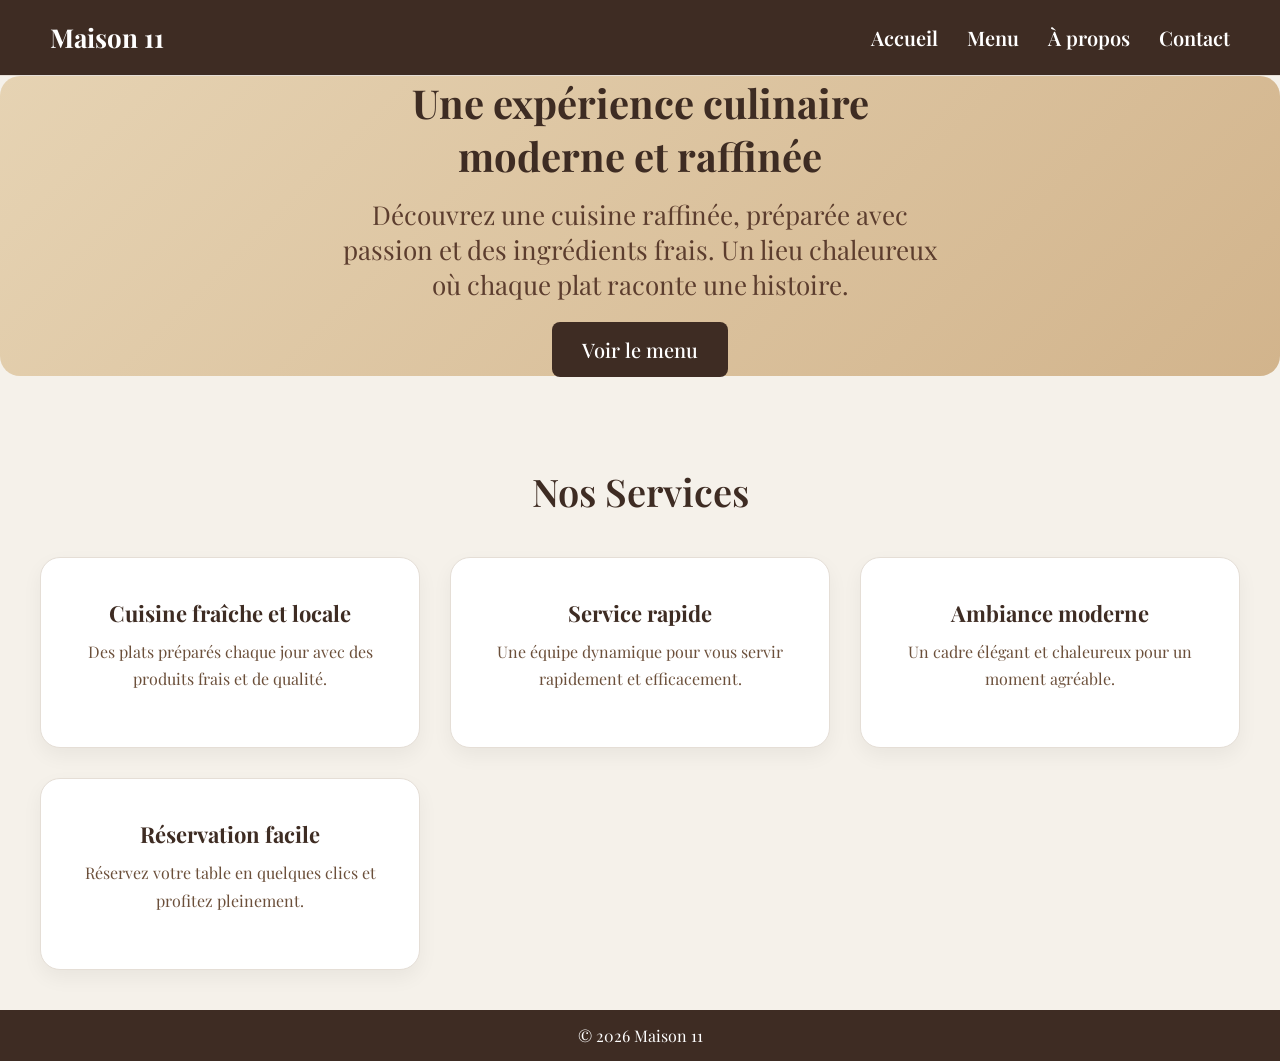
<file: index.html>
<!DOCTYPE html>
<html lang="fr">


<head>
    <meta charset="UTF-8">
    <title>Maison 11</title>
    <link rel="stylesheet" href="styles.css">
    <link href="https://fonts.googleapis.com/css2?family=Playfair+Display:wght@400;600;700&display=swap"
        rel="stylesheet">
</head>

<body>

    <header>
        <div class="navbar">
            <div class="logo">Maison 11</div>

            <nav>
                <a href="index.html">Accueil</a>
                <a href="services.html">Menu</a>
                <a href="apropos.html">À propos</a>
                <a href="contact.html">Contact</a>
            </nav>
        </div>
    </header>

    <section class="hero">
        <div class="hero-content">
            <h1>Une expérience culinaire moderne et raffinée</h1>
            <p>
                Découvrez une cuisine raffinée, préparée avec passion et des ingrédients frais.
                Un lieu chaleureux où chaque plat raconte une histoire.
            </p>
            <a href="services.html" class="button">Voir le menu</a>
        </div>
    </section>

    <main>

        <section class="section">
            <h2>Nos Services</h2>

            <div class="cards">

                <div class="card">
                    <h3>Cuisine fraîche et locale</h3>
                    <p>Des plats préparés chaque jour avec des produits frais et de qualité.</p>
                </div>

                <div class="card">
                    <h3>Service rapide</h3>
                    <p>Une équipe dynamique pour vous servir rapidement et efficacement.</p>
                </div>

                <div class="card">
                    <h3>Ambiance moderne</h3>
                    <p>Un cadre élégant et chaleureux pour un moment agréable.</p>
                </div>

                <div class="card">
                    <h3>Réservation facile</h3>
                    <p>Réservez votre table en quelques clics et profitez pleinement.</p>
                </div>

            </div>
        </section>

    </main>


    <footer>
        <p>© 2026 Maison 11</p>
    </footer>


</body>

</html>
</file>
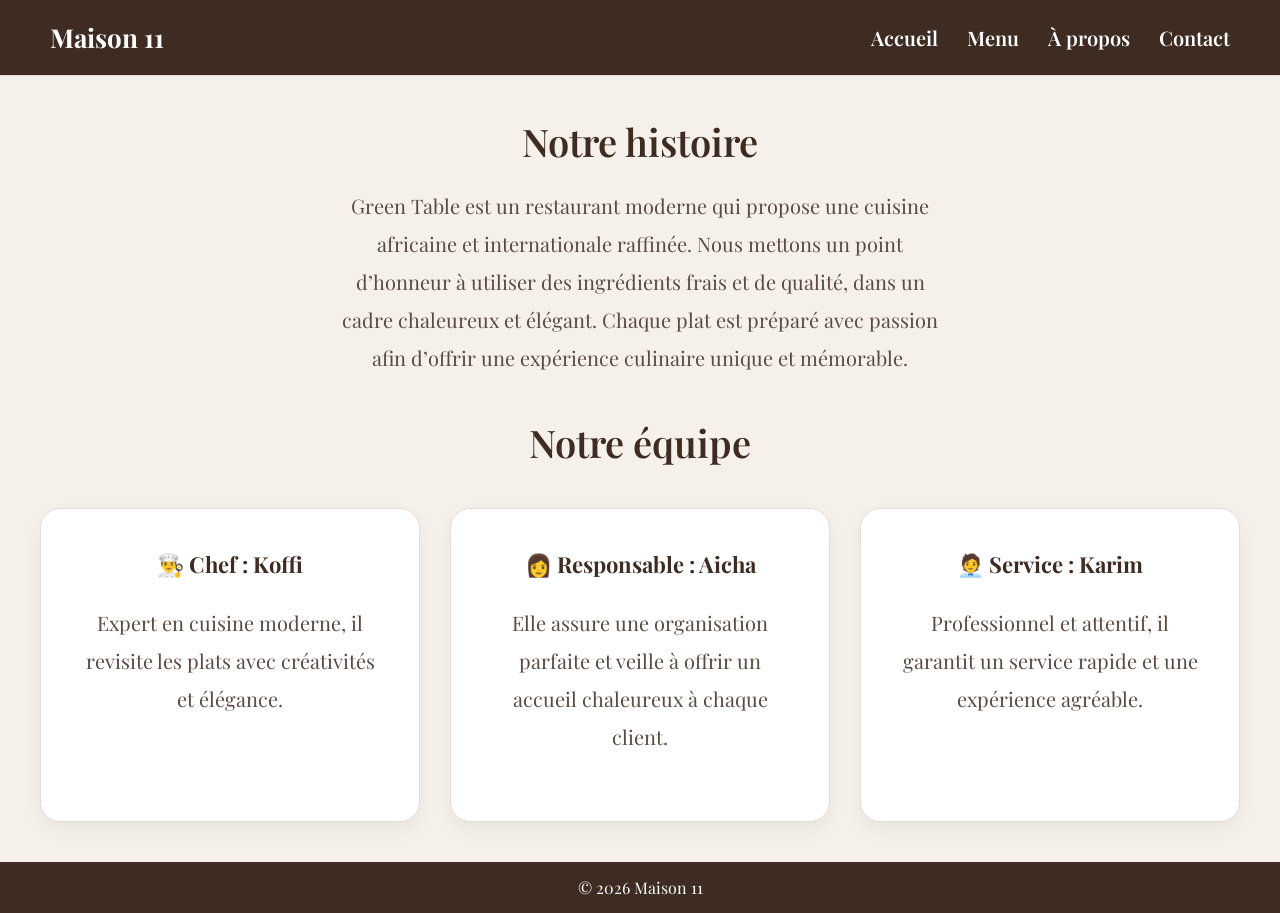
<file: apropos.html>
<!DOCTYPE html>
<html lang="fr">

<head>
    <meta charset="UTF-8">
    <title>À propos - Maison 11</title>
    <link rel="stylesheet" href="styles.css">
    <link href="https://fonts.googleapis.com/css2?family=Playfair+Display:wght@400;600;700&display=swap"
        rel="stylesheet">

</head>

<body>

    <header>
        <div class="navbar">
            <div class="logo">Maison 11</div>
            <nav>
                <a href="index.html">Accueil</a>
                <a href="services.html">Menu</a>
                <a href="apropos.html">À propos</a>
                <a href="contact.html">Contact</a>
            </nav>
        </div>

    </header>

    <main>

        <section class="section apropos-section">
            <h2>Notre histoire</h2>
            <p style="text-align:center; max-width:600px; margin:auto;">

                Green Table est un restaurant moderne qui propose une cuisine africaine et internationale raffinée.
                Nous mettons un point d’honneur à utiliser des ingrédients frais et de qualité, dans un cadre chaleureux
                et élégant.
                Chaque plat est préparé avec passion afin d’offrir une expérience culinaire unique et mémorable.

            </p>

            <h2 style="margin-top:40px;">Notre équipe</h2>

            <div class="cards">
                <div class="card">
                    <h3>👨‍🍳 Chef : Koffi</h3>
                    <p>Expert en cuisine moderne, il revisite les plats avec créativités et élégance.</p>

                </div>
                <div class="card">
                    <h3>👩 Responsable : Aicha</h3>
                    <p>Elle assure une organisation parfaite et veille à offrir un accueil chaleureux à chaque client.
                    </p>
                </div>
                <div class="card">
                    <h3>🧑‍💼 Service : Karim</h3>
                    <p>Professionnel et attentif, il garantit un service rapide et une expérience agréable.</p>
                </div>
            </div>

        </section>

    </main>

    <footer>
        <p>© 2026 Maison 11</p>
    </footer>

</body>

</html>
</file>
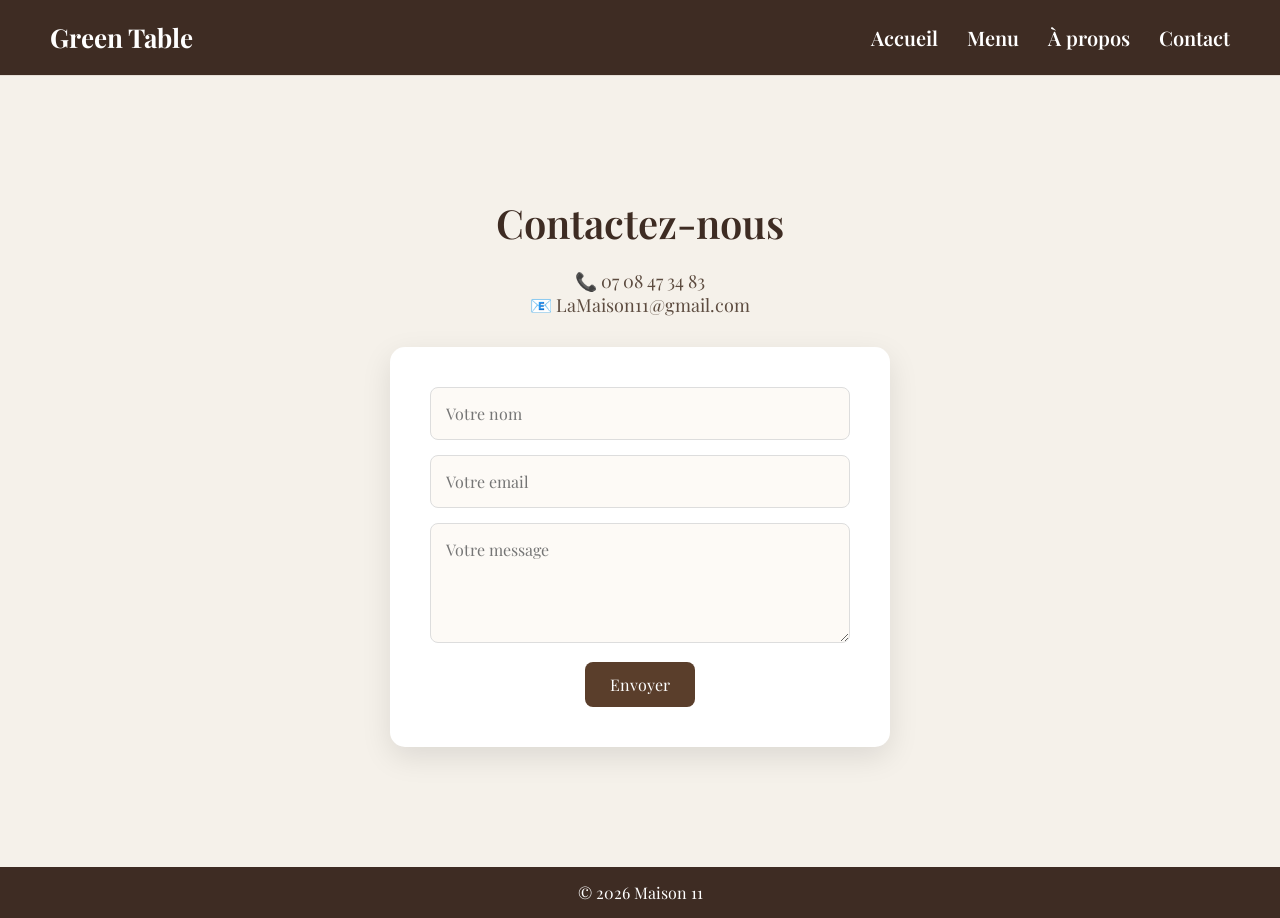
<file: contact.html>
<!DOCTYPE html>
<html lang="fr">

<head>
    <meta charset="UTF-8">
    <title>Contact - Maison 11</title>
    <link rel="stylesheet" href="styles.css">
    <link href="https://fonts.googleapis.com/css2?family=Playfair+Display:wght@400;600;700&display=swap"
        rel="stylesheet">
</head>

<body>

    <header>
        <div class="navbar">
            <div class="logo">Green Table</div>
            <nav>
                <a href="index.html">Accueil</a>
                <a href="services.html">Menu</a>
                <a href="apropos.html">À propos</a>
                <a href="contact.html">Contact</a>
            </nav>
        </div>
    </header>

    <main>

        <section class="section contact-section">
            <h2>Contactez-nous</h2>

            <p style="text-align:center; margin-bottom:20px;">
            <div class="contact-info">
                📞 07 08 47 34 83<br>
                📧 LaMaison11@gmail.com
                </p>
            </div>

            <form class="contact-form">
                <input type="text" placeholder="Votre nom" required>
                <input type="email" placeholder="Votre email" required>
                <textarea placeholder="Votre message" required></textarea>
                <button class="submit">Envoyer</button>
            </form>

        </section>

    </main>

    <footer>
        <p>© 2026 Maison 11</p>
    </footer>

</body>

</html>
</file>
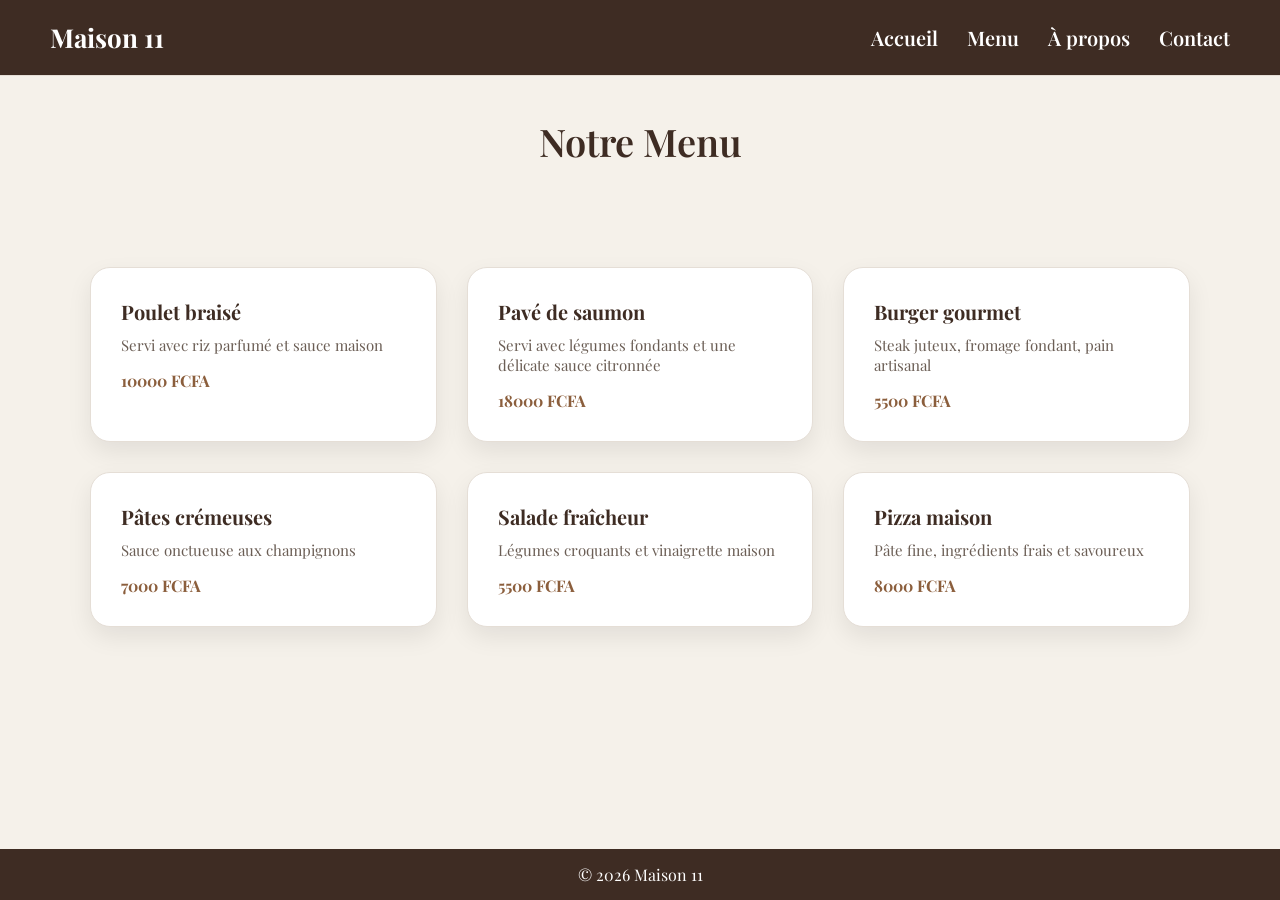
<file: services.html>
<!DOCTYPE html>
<html lang="fr">

<head>
    <meta charset="UTF-8">
    <title>Menu - Maison 11</title>
    <link rel="stylesheet" href="styles.css">
    <link href="https://fonts.googleapis.com/css2?family=Playfair+Display:wght@400;600;700&display=swap"
        rel="stylesheet">
</head>

<body>

    <header>
        <div class="navbar">
            <div class="logo">Maison 11</div>
            <nav>
                <a href="index.html">Accueil</a>
                <a href="services.html">Menu</a>
                <a href="apropos.html">À propos</a>
                <a href="contact.html">Contact</a>
            </nav>
        </div>
    </header>

    <main>

        <section class="section">
            <h2>Notre Menu</h2>

            <div class="menu-cards">

                <div class="menu-card">
                    <h3>Poulet braisé</h3>
                    <p>Servi avec riz parfumé et sauce maison</p>
                    <span>10000 FCFA</span>
                </div>

                <div class="menu-card">
                    <h3>Pavé de saumon</h3>
                    <p>Servi avec légumes fondants et une délicate sauce citronnée</p>
                    <span>18000 FCFA</span>
                </div>

                <div class="menu-card">
                    <h3>Burger gourmet</h3>
                    <p>Steak juteux, fromage fondant, pain artisanal</p>
                    <span>5500 FCFA</span>
                </div>

                <div class="menu-card">
                    <h3>Pâtes crémeuses</h3>
                    <p>Sauce onctueuse aux champignons</p>
                    <span>7000 FCFA</span>
                </div>

                <div class="menu-card">
                    <h3>Salade fraîcheur</h3>
                    <p>Légumes croquants et vinaigrette maison</p>
                    <span>5500 FCFA</span>
                </div>

                <div class="menu-card">
                    <h3>Pizza maison</h3>
                    <p>Pâte fine, ingrédients frais et savoureux</p>
                    <span>8000 FCFA</span>
                </div>

            </div>
        </section>
    </main>

    <footer>
        <p>© 2026 Maison 11</p>
    </footer>

</body>

</html>
</file>
<file: styles.css>
* {
    margin: 0;
    padding: 0;
    box-sizing: border-box;
    font-family: 'Playfair Display', serif;

}

html,
body {
    height: 100%;
}



body {
    display: flex;
    flex-direction: column;
    min-height: 100vh;
    background: #f5f1ea;
    color: #3e2c23;

}


header {
    width: 100%;
    background: #3e2c23;
    padding: 20px 50px;
    border-bottom: 1px solid #e5ded6;
}

.navbar {
    display: flex;
    justify-content: space-between;
    align-items: center;
}

.logo {
    font-size: 26px;
    font-weight: bold;
    color: white;

}

nav a {
    margin-left: 25px;
    text-decoration: none;
    color: white;
    transition: 0.3s;
    font-size: 20px;
    font-weight: 600;
}

nav a:hover {
    color: #c08a5d;
}


main {
    flex: 1;
    padding: 40px;
}

.hero {
    background: linear-gradient(135deg, #e6d3b3, #d2b48c);
    padding: 60px;
    border-radius: 20px;
    margin-bottom: 50px;
}

.hero h1 {
    font-size: 40px;
    margin-bottom: 15px;
    color: #3e2c23;
}

.hero {
    display: flex;
    justify-content: center;
    align-items: center;
    text-align: center;
    min-height: 300px;
}

.hero-content {
    max-width: 600px;
}

.hero p {
    margin-bottom: 20px;
    color: #5c3d2e;
    font-size: 26px;
}

.hero button {
    font-size: 20px;
    padding: 14px 30px;
    font-weight: 500;
}

button,
.submit {
    padding: 12px 25px;
    border: none;
    border-radius: 8px;
    background: #3e2c23;
    color: white;
    cursor: pointer;
    transition: 0.3s;
}

button:hover {
    background: #8b5e3c;
}

.button {
    display: inline-block;
    font-size: 20px;
    padding: 14px 30px;
    font-weight: 500;
    border-radius: 8px;
    background: #3e2c23;
    color: white;
    text-decoration: none;
    transition: 0.3s;
}

.boutton:hover {
    background: #8b5e3c;
}


.section h2 {
    font-size: 38px;
    font-weight: 600;
    margin-bottom: 50px;
    text-align: center;
}

.cards {
    display: grid;
    grid-template-columns: repeat(auto-fit, minmax(280px, 1fr));
    gap: 30px;
    margin-top: 40px;
}

.card h3 {
    font-size: 22px;
    margin-bottom: 10px;
    color: #3e2c23;
}

.card p {
    font-size: 16px;
    line-height: 1.7;
    margin-bottom: 15px;
    color: #6b4f3a;
}

.card {
    background: white;
    padding: 40px;
    border-radius: 20px;
    text-align: center;
    border: 1px solid #e5ded6;
    box-shadow: 0 8px 20px rgba(0, 0, 0, 0.05);
    transition: 0.3s;
}

.card:hover {
    transform: translateY(-5px);
}


.section h2 {
    text-align: center;
    margin-bottom: 20px;
}


form {
    background: white;
    padding: 40px;
    border-radius: 15px;
    max-width: 400px;
    margin: 40px auto;
    box-shadow: 0 10px 25px rgba(0, 0, 0, 0.08);
}

input,
textarea {
    width: 100%;
    padding: 12px;
    margin-bottom: 15px;
    border-radius: 8px;
    border: 1px solid #d6ccc2;
    background: #fdfaf6;
    color: #3e2c23;
}

textarea {
    min-height: 120px;
}

.menu-cards {
    display: grid;
    grid-template-columns: repeat(3, 1fr);
    gap: 30px;
    max-width: 1100px;
    margin: 100px auto;
}

.menu-card {
    background: white;
    padding: 30px;
    border-radius: 20px;
    text-align: left;
    border: 1px solid #e5ded6;
    box-shadow: 0 10px 25px rgba(0, 0, 0, 0.08);
    transition: 0.3s;
}

.menu-card:hover {
    transform: translateY(-8px);
}

.menu-card h3 {
    font-size: 20px;
    margin-bottom: 10px;
}

.menu-card p {
    font-size: 15px;
    color: #6b5e55;
    margin-bottom: 15px;
}

.menu-card span {
    font-weight: bold;
    color: #8b5e3c;
}

.apropos-section p {
    font-size: 20px;
    line-height: 1.9;
    max-width: 800px;
    margin: 25px auto;
    color: #5a4a42;
    text-align: center;
}

.contact-section {
    padding: 80px 20px;
    text-align: center;
}

.contact-section h2 {
    font-size: 40px;
    margin-bottom: 20px;
}

.contact-info {
    font-size: 18px;
    margin-bottom: 30px;
    color: #5c4b3f;
}


.contact-form {
    max-width: 500px;
    margin: 0 auto;
    padding: 40px;
    background: white;
    border-radius: 15px;
    box-shadow: 0 10px 30px rgba(0, 0, 0, 0.1);
}

.contact-form input,
.contact-form textarea {
    width: 100%;
    padding: 15px;
    margin-bottom: 15px;
    border-radius: 8px;
    border: 1px solid #ddd;
    font-size: 16px;
}


.contact-form button {
    background: #5a3e2b;
    color: white;
    padding: 12px 25px;
    font-size: 16px;
    border: none;
    border-radius: 8px;
    cursor: pointer;
}

.contact-form button:hover {
    background: #3e2c1f;
}


footer {
    background: #3e2c23;
    color: white;
    text-align: center;
    padding: 15px;
}
</file>
